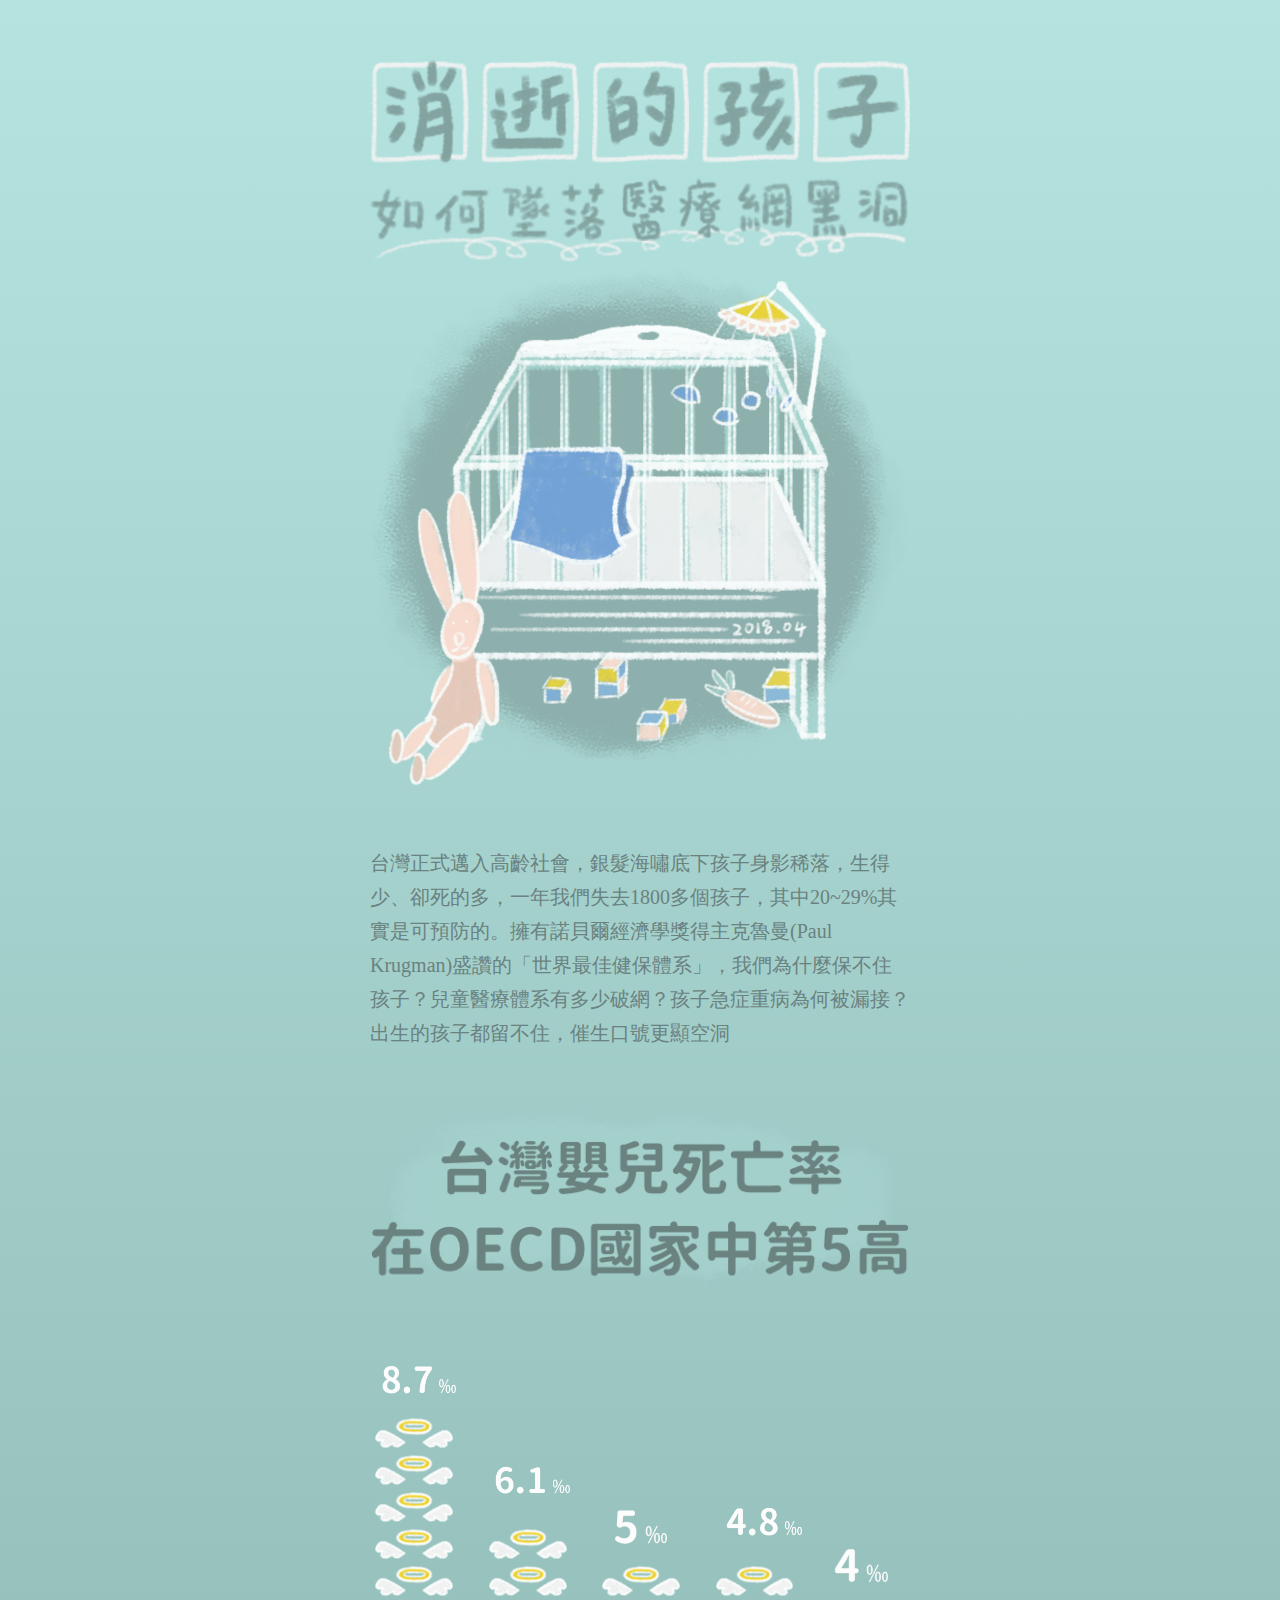
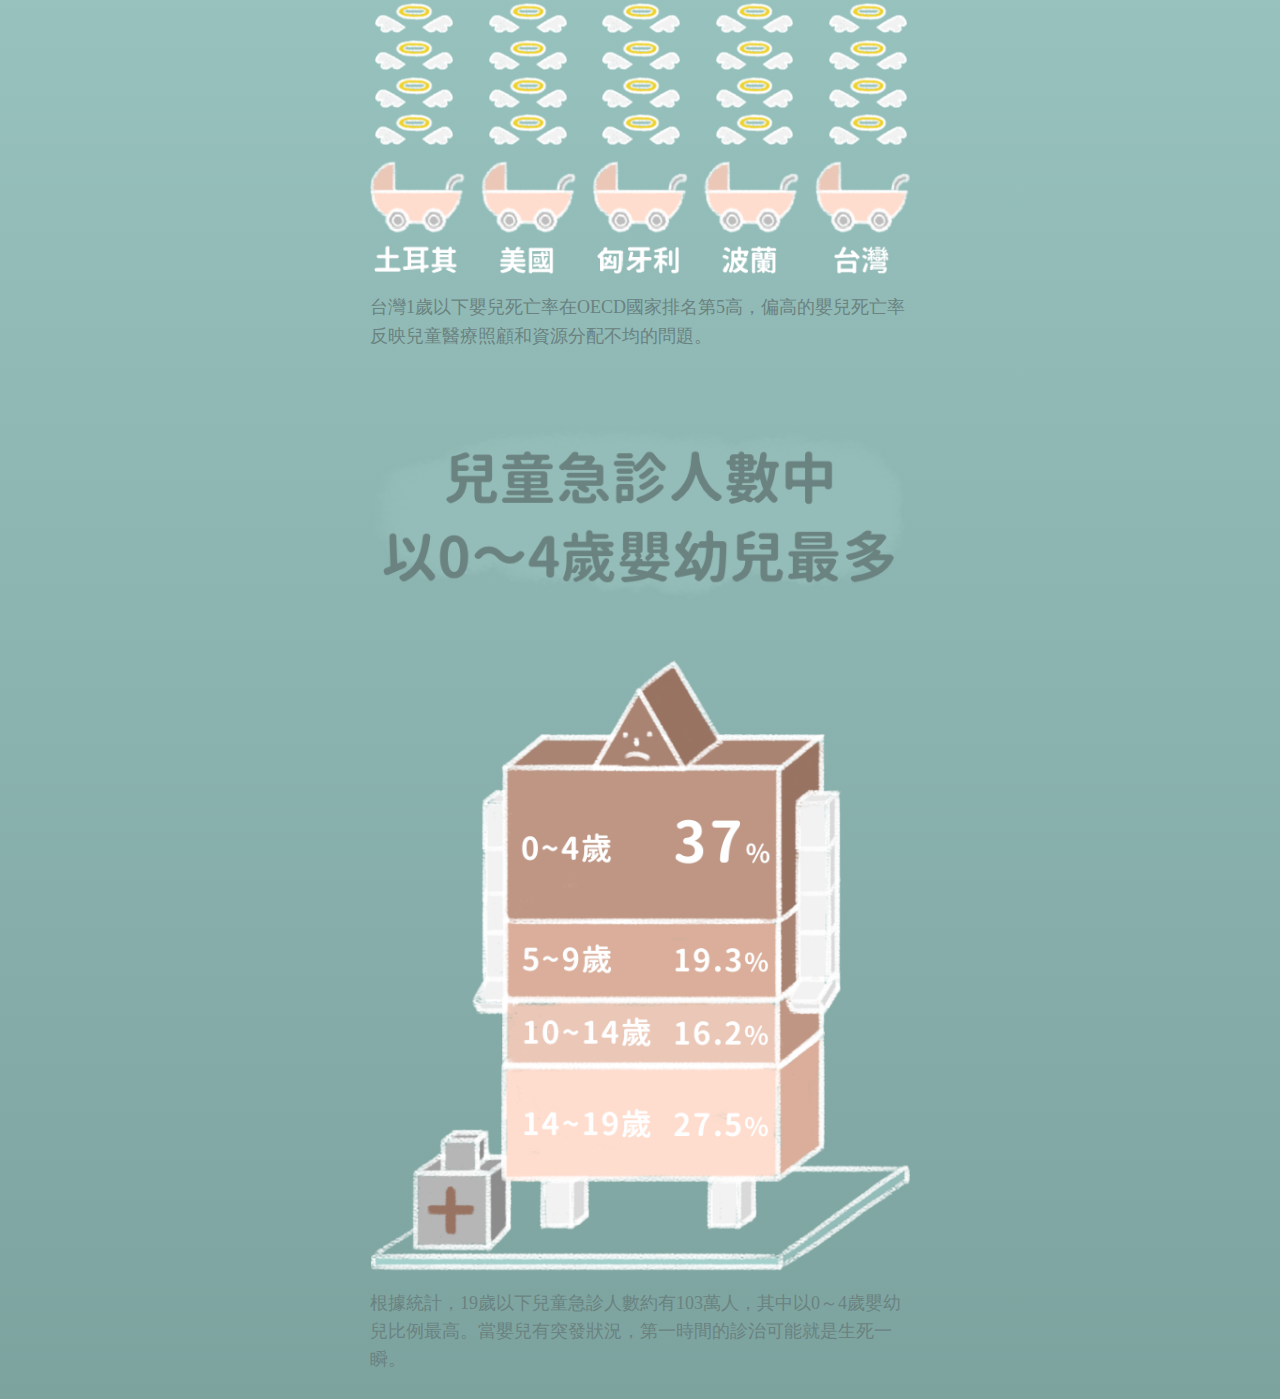
<file: index.html>
<html>

<head>
	<meta name="viewport" content="width=device-width, user-scalable=no, minimum-scale=1, initial-scale=1">
	<link rel="stylesheet" type="text/css" href="animate.css"></link>
	<style>
		.area-title {
			text-align: center;
		}

		.area-title>img {
			width: 100%;
		}

		.intro-font {
			font-size: 20px;
			line-height: 1.7;
			color: #6a8280;
		}

		.a2-p-font {
			font-size: 18px;
			line-height: 1.56;
			color: #6a8280;
		}

		.animation-block {
			animation-fill-mode: backwards;
			animation-play-state: paused;
		}

		.to-animate {
			animation-fill-mode: both;
			animation-play-state: running;
		}

		.bg {
			max-width: 540px;
			margin: 60 auto 0 auto;
			overflow: hidden;
		}

		@media screen and (max-width: 768px) {
			.bg {
				max-width: 95%;
			}
		}

		.a2-bg {
			padding-bottom: 98%;
			position: relative;
		}

		.a2-bg .bed {
			position: absolute;
			bottom: 0;
			left: 0;
			width: 100%;
		}

		.a2-bg .number {
			position: absolute;
			animation-fill-mode: inherit;
			animation-play-state: inherit;
			animation-duration: .5s;
		}

		.a2-bg .angel {
			width: 14.4%;
			position: absolute;
			animation-fill-mode: inherit;
			animation-play-state: inherit;
			animation-duration: .2s;
		}

		.a2-bg .row1 {
			top: 69.5%;
			animation-delay: 1.1s;
		}

		.a2-bg .row2 {
			top: 62.5%;
			animation-delay: 1.3s;
		}

		.a2-bg .row3 {
			top: 55.5%;
			animation-delay: 1.5s;
		}

		.a2-bg .row4 {
			top: 48.5%;
			animation-delay: 1.7s;
		}

		.a2-bg .row5 {
			top: 41.5%;
			animation-delay: 1.9s;
		}

		.a2-bg .row6 {
			top: 34.5%;
			animation-delay: 2.1s;
		}

		.a2-bg .row7 {
			top: 27.5%;
			animation-delay: 2.3s;
		}

		.a2-bg .row8 {
			top: 20.5%;
			animation-delay: 2.5s;
		}

		.a2-bg .row9 {
			top: 13.5%;
			animation-delay: 2.7s;
		}

		.a2-bg .column1 {
			left: 1%;
		}

		.a2-bg .column2 {
			left: 22%;
		}

		.a2-bg .column3 {
			left: 43%;
		}

		.a2-bg .column4 {
			left: 64%;
		}

		.a2-bg .column5 {
			left: 85%;
		}

		.a4-bg {
			padding-bottom: calc(390/345*100%);
			position: relative;
		}

		.a4-bg .toy {
			position: absolute;
			animation-fill-mode: inherit;
			animation-play-state: inherit;
			animation-duration: .3s;
		}

		.a4-bg .row1 {
			width: 100%;
			bottom: 0;
			left: 0;
			animation-delay: .5s;
		}

		.a4-bg .base-row {
			width: calc(207/345*100%);
			left: calc(84/345*100%);
		}

		.a4-bg .row2 {
			bottom: calc(56/390*100%);
			animation-delay: .8s;
		}

		.a4-bg .row3 {
			bottom: calc(129/390*100%);
			animation-delay: 1.3s;
		}

		.a4-bg .row4 {
			bottom: calc(170/390*100%);
			animation-delay: 1.8s;
		}

		.a4-bg .row5 {
			bottom: calc(221/390*100%);
			animation-delay: 2.3s;
		}

		.a4-bg .row6 {
			width: calc(85/345*100%);
			left: calc(141/345*100%);
			bottom: calc(318/390*100%);
			animation-delay: 2.8s;
		}

		.a4-bg .row7 {
			width: calc(36/345*100%);
			left: calc(65/345*100%);
			bottom: calc(163/390*100%);
			animation-delay: 3.3s;
			z-index: -1;
		}

		.a4-bg .row8 {
			width: calc(36/345*100%);
			left: calc(265/345*100%);
			bottom: calc(163/390*100%);
			animation-delay: 3.3s;
		}

	</style>
</head>

<body style="background: linear-gradient(#b5e4e0, #7da39f);">
	<div class="area-title bg">
		<img src="opening/title.png"></img>
		<img src="opening/opening.png"></img>
	</div>
	<p class="intro-font bg">
		台灣正式邁入高齡社會，銀髮海嘯底下孩子身影稀落，生得少、卻死的多，一年我們失去1800多個孩子，其中20~29%其實是可預防的。擁有諾貝爾經濟學獎得主克魯曼(Paul Krugman)盛讚的「世界最佳健保體系」，我們為什麼保不住孩子？兒童醫療體系有多少破網？孩子急症重病為何被漏接？出生的孩子都留不住，催生口號更顯空洞
	</p>
	<div class="area-title bg">
		<img src="area-2/a2-title.png"></img>
	</div>
	<div class="bg">
		<div id="area-2" class="animation-block a2-bg">
			<img src="area-2/a2-bg.png" class="bed"></img>
			<!-- column one angels-->
			<img src="area-2/a2-angel.png" class="angel fadeInUp row1 column1"></img>
			<img src="area-2/a2-angel.png" class="angel fadeInUp row2 column1"></img>
			<img src="area-2/a2-angel.png" class="angel fadeInUp row3 column1"></img>
			<img src="area-2/a2-angel.png" class="angel fadeInUp row4 column1"></img>
			<img src="area-2/a2-angel.png" class="angel fadeInUp row5 column1"></img>
			<img src="area-2/a2-angel.png" class="angel fadeInUp row6 column1"></img>
			<img src="area-2/a2-angel.png" class="angel fadeInUp row7 column1"></img>
			<img src="area-2/a2-angel.png" class="angel fadeInUp row8 column1"></img>
			<img src="area-2/a2-angel.png" class="angel fadeInUp row9 column1"></img>
			<!-- column one number -->
			<img src="area-2/a2-data-1.png" class="number fadeInUpBig" style="width: 14%;top: 3%; left: 2%; animation-delay: 2.9s"></img>

			<!-- column two angels -->
			<img src="area-2/a2-angel.png" class="angel fadeInUp row1 column2"></img>
			<img src="area-2/a2-angel.png" class="angel fadeInUp row2 column2"></img>
			<img src="area-2/a2-angel.png" class="angel fadeInUp row3 column2"></img>
			<img src="area-2/a2-angel.png" class="angel fadeInUp row4 column2"></img>
			<img src="area-2/a2-angel.png" class="angel fadeInUp row5 column2"></img>
			<img src="area-2/a2-angel.png" class="angel fadeInUp row6 column2"></img>
			<!-- column two number -->
			<img src="area-2/a2-data-2.png" class="number fadeInUpBig" style="width: 14%;top: 22%; left: 23%; animation-delay: 2.9s"></img>

			<!-- column three angels -->
			<img src="area-2/a2-angel.png" class="angel fadeInUp row1 column3"></img>
			<img src="area-2/a2-angel.png" class="angel fadeInUp row2 column3"></img>
			<img src="area-2/a2-angel.png" class="angel fadeInUp row3 column3"></img>
			<img src="area-2/a2-angel.png" class="angel fadeInUp row4 column3"></img>
			<img src="area-2/a2-angel.png" class="angel fadeInUp row5 column3"></img>
			<!-- column three number -->
			<img src="area-2/a2-data-3.png" class="number fadeInUpBig" style="width: 10%;top: 30%; left: 45%; animation-delay: 2.9s"></img>

			<!-- column four angels -->
			<img src="area-2/a2-angel.png" class="angel fadeInUp row1 column4"></img>
			<img src="area-2/a2-angel.png" class="angel fadeInUp row2 column4"></img>
			<img src="area-2/a2-angel.png" class="angel fadeInUp row3 column4"></img>
			<img src="area-2/a2-angel.png" class="angel fadeInUp row4 column4"></img>
			<img src="area-2/a2-angel.png" class="angel fadeInUp row5 column4"></img>
			<!-- column four number -->
			<img src="area-2/a2-data-4.png" class="number fadeInUpBig" style="width: 14%;top: 30%; left: 66%; animation-delay: 2.9s"></img>

			<!-- column five angels -->
			<img src="area-2/a2-angel.png" class="angel fadeInUp row1 column5"></img>
			<img src="area-2/a2-angel.png" class="angel fadeInUp row2 column5"></img>
			<img src="area-2/a2-angel.png" class="angel fadeInUp row3 column5"></img>
			<img src="area-2/a2-angel.png" class="angel fadeInUp row4 column5"></img>
			<!-- column five number -->
			<img src="area-2/a2-data-5.png" class="number fadeInUpBig" style="width: 10%;top: 37.5%; left: 86%; animation-delay: 2.9s"></img>
		</div>
		<p class="a2-p-font">
			台灣1歲以下嬰兒死亡率在OECD國家排名第5高，偏高的嬰兒死亡率反映兒童醫療照顧和資源分配不均的問題。
		</p>
	</div>
	<div class="area-title bg">
		<img src="area-4/a4-title.png"></img>
	</div>
	<div class="bg">
		<div id="area-4" class="animation-block a4-bg">
			<img src="area-4/a4-1.png" class="toy row1 fadeInDown"></img>
			<img src="area-4/a4-2.png" class="toy base-row row2 fadeInDown"></img>
			<img src="area-4/a4-3.png" class="toy base-row row3 fadeInDown"></img>
			<img src="area-4/a4-4.png" class="toy base-row row4 fadeInDown"></img>
			<img src="area-4/a4-5.png" class="toy base-row row5 fadeInDown"></img>
			<img src="area-4/a4-6.png" class="toy row6 fadeInDown"></img>
			<img src="area-4/a4-7.png" class="toy row7 fadeInDown"></img>
			<img src="area-4/a4-8.png" class="toy row8 fadeInDown"></img>
		</div>
		<p class="a2-p-font">
			根據統計，19歲以下兒童急診人數約有103萬人，其中以0～4歲嬰幼兒比例最高。當嬰兒有突發狀況，第一時間的診治可能就是生死一瞬。
		</p>
	</div>
</body>
<!-- 以下的程式碼是用來計算 <div id="area-*"> 是否出現在 viewport 裡，如果在 viewport 裡，則在會增加 to-animate 的 class 在 <div id="area-*"> 上 -->
<script src="https://code.jquery.com/jquery-3.3.1.slim.min.js" integrity="sha256-3edrmyuQ0w65f8gfBsqowzjJe2iM6n0nKciPUp8y+7E="
    crossorigin="anonymous"></script>
<script>
	$.fn.isInViewport = function() {
		var elementTop = $(this)
			.offset()
			.top;
		var elementBottom = elementTop + $(this)
			.outerHeight();

		var viewportTop = $(window)
			.scrollTop();
		var viewportBottom = $(window).scrollTop() + window.innerHeight/2;
		return elementBottom > viewportTop && elementTop < viewportBottom;
	};

	$(window)
		.on('resize scroll', function() {
			$('.animation-block')
				.each(function() {
					var activeArea = $(this)
						.attr('id');
					if ($(this)
						.isInViewport()) {
						$('#' + activeArea)
							.addClass('to-animate');
					}
				});
		});

</script>
<!-- Hotjar Tracking Code for https://foreversuneasy.github.io/liver-burn/ -->
<script>
    (function(h,o,t,j,a,r){
        h.hj=h.hj||function(){(h.hj.q=h.hj.q||[]).push(arguments)};
        h._hjSettings={hjid:923853,hjsv:6};
        a=o.getElementsByTagName('head')[0];
        r=o.createElement('script');r.async=1;
        r.src=t+h._hjSettings.hjid+j+h._hjSettings.hjsv;
        a.appendChild(r);
    })(window,document,'https://static.hotjar.com/c/hotjar-','.js?sv=');
</script>
</html>
</file>
